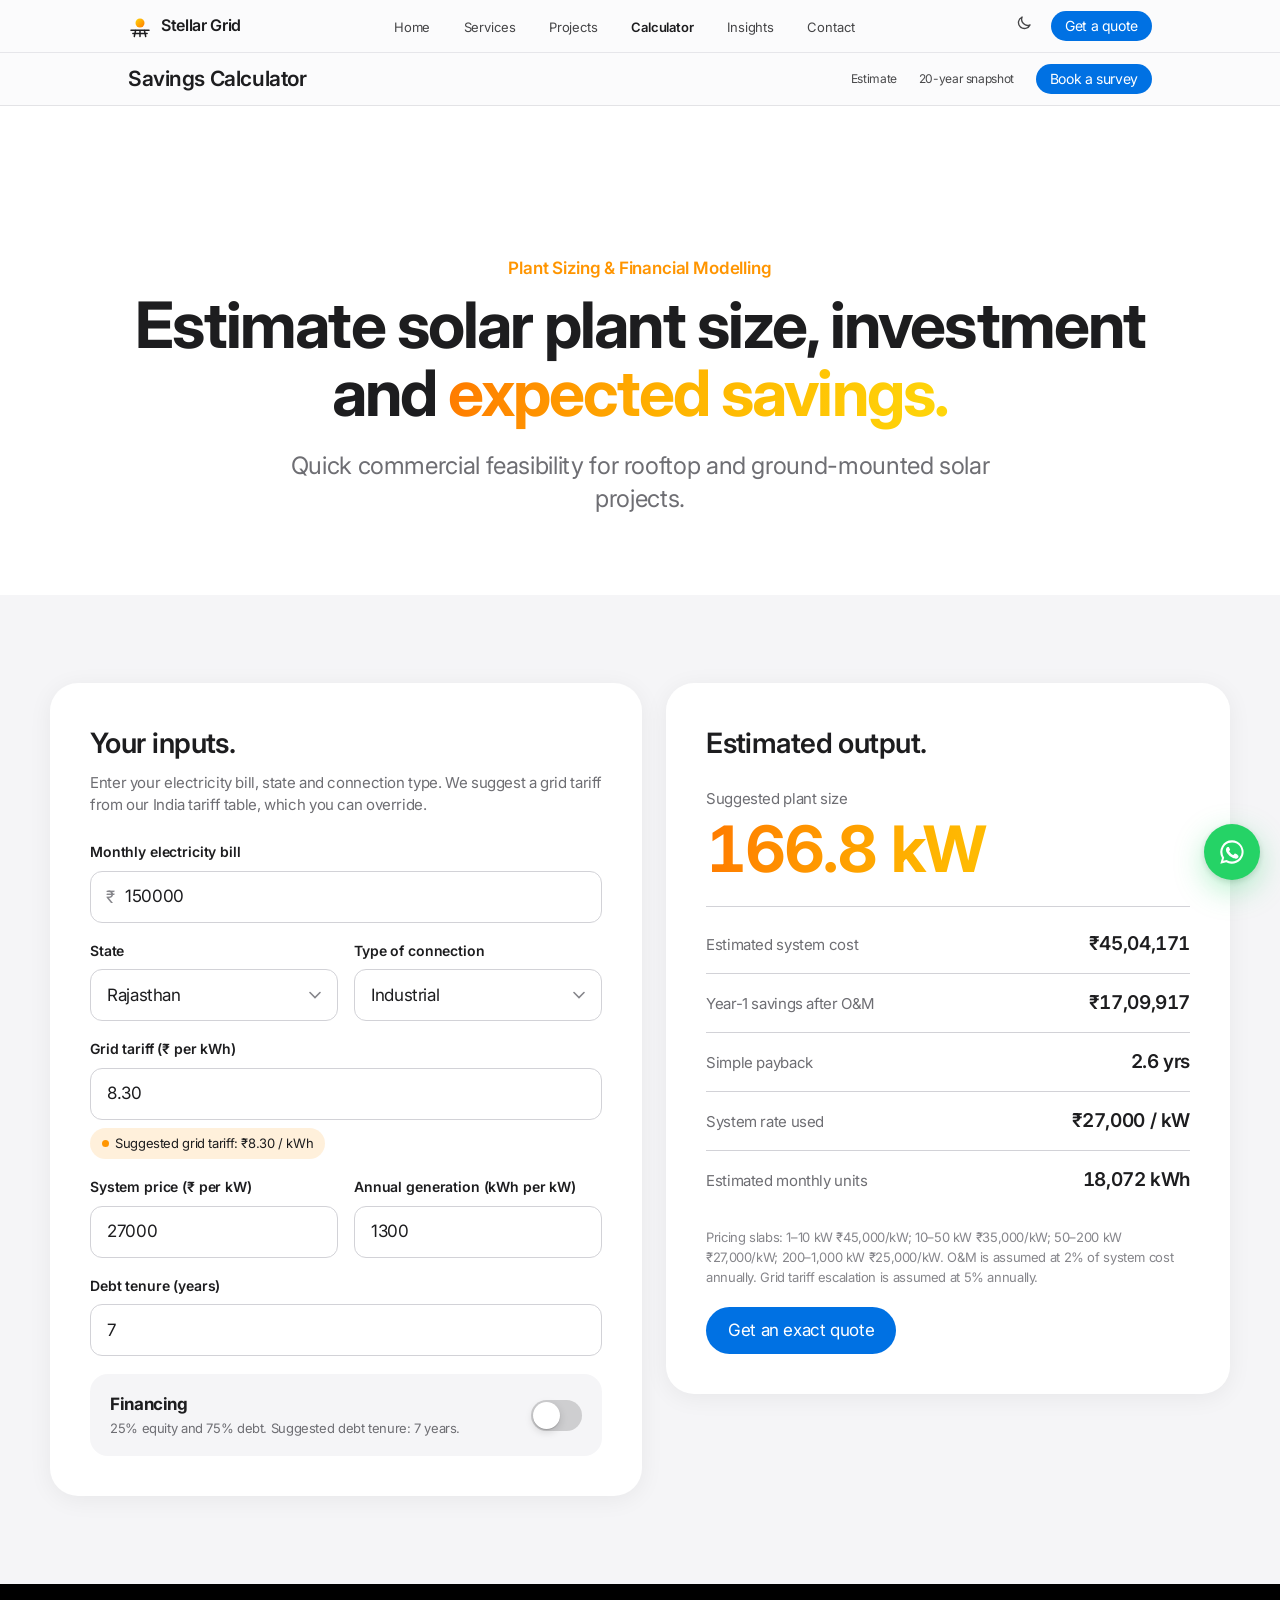
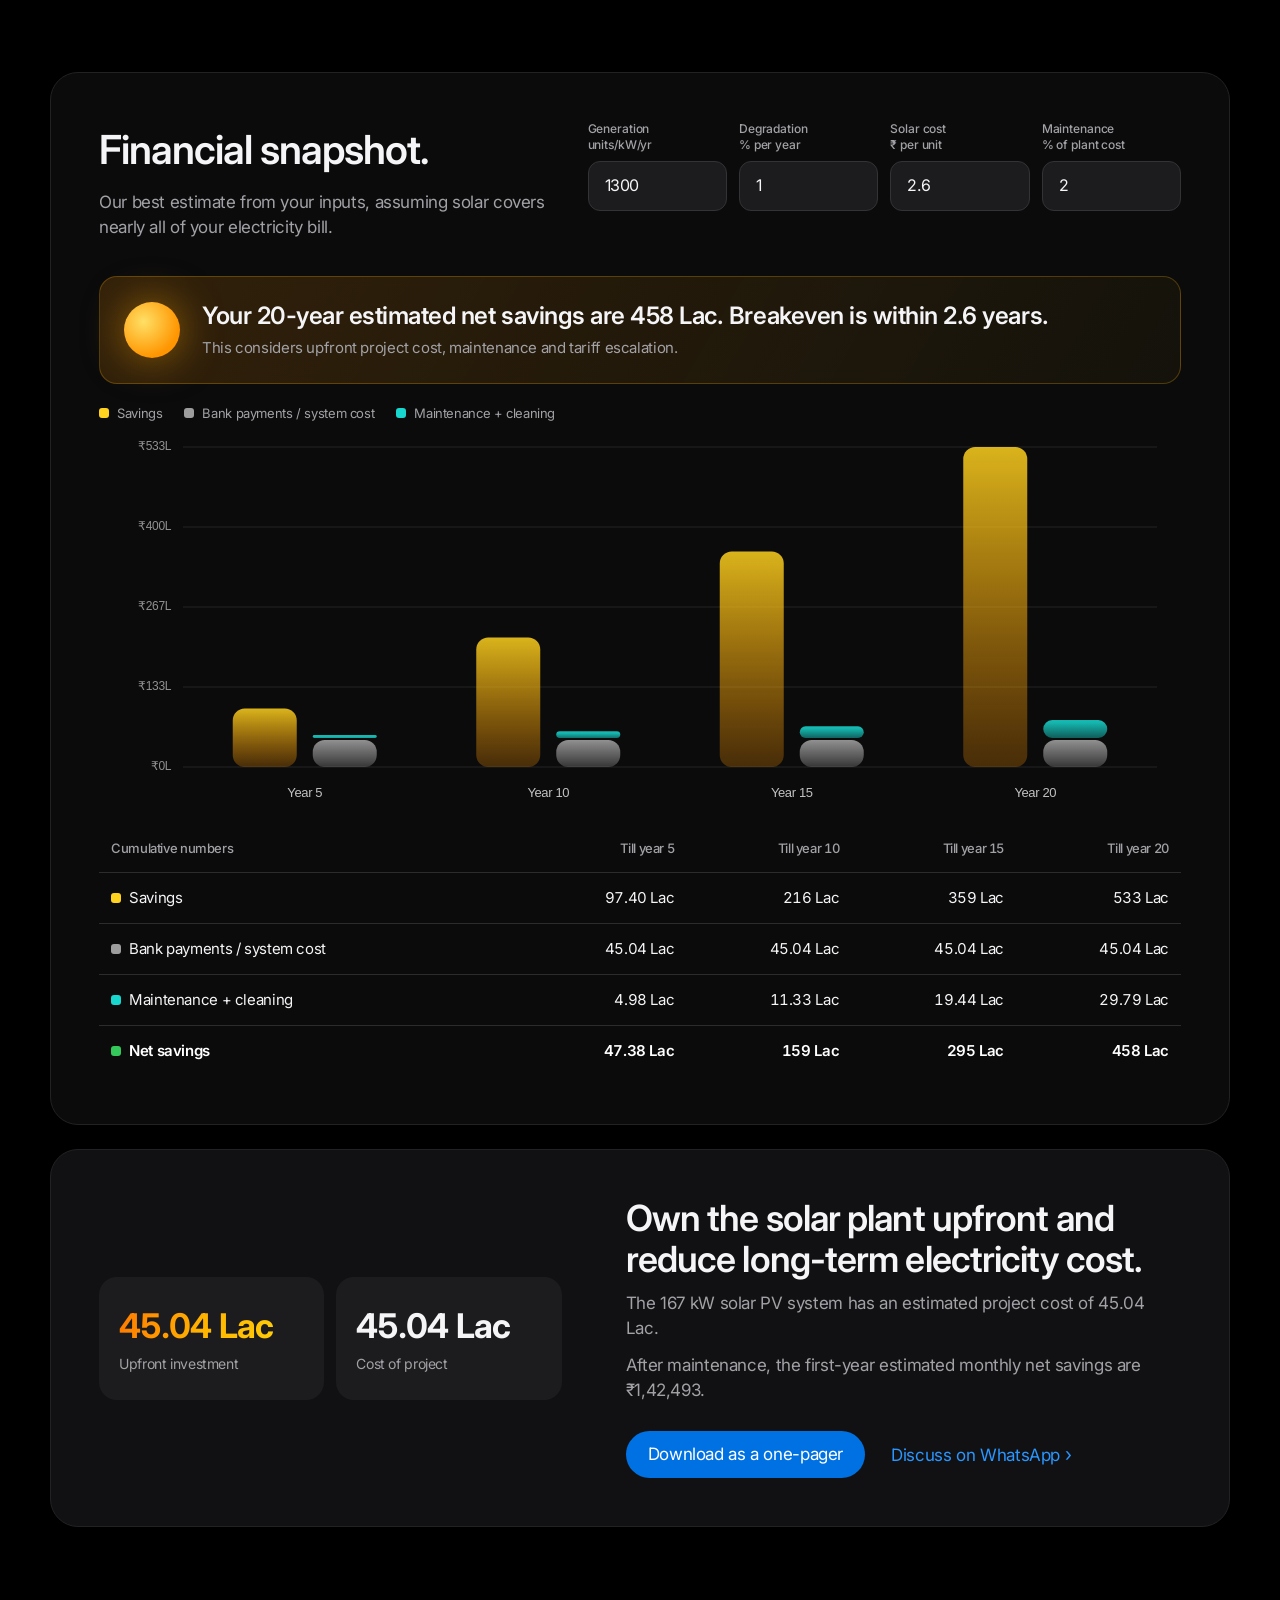
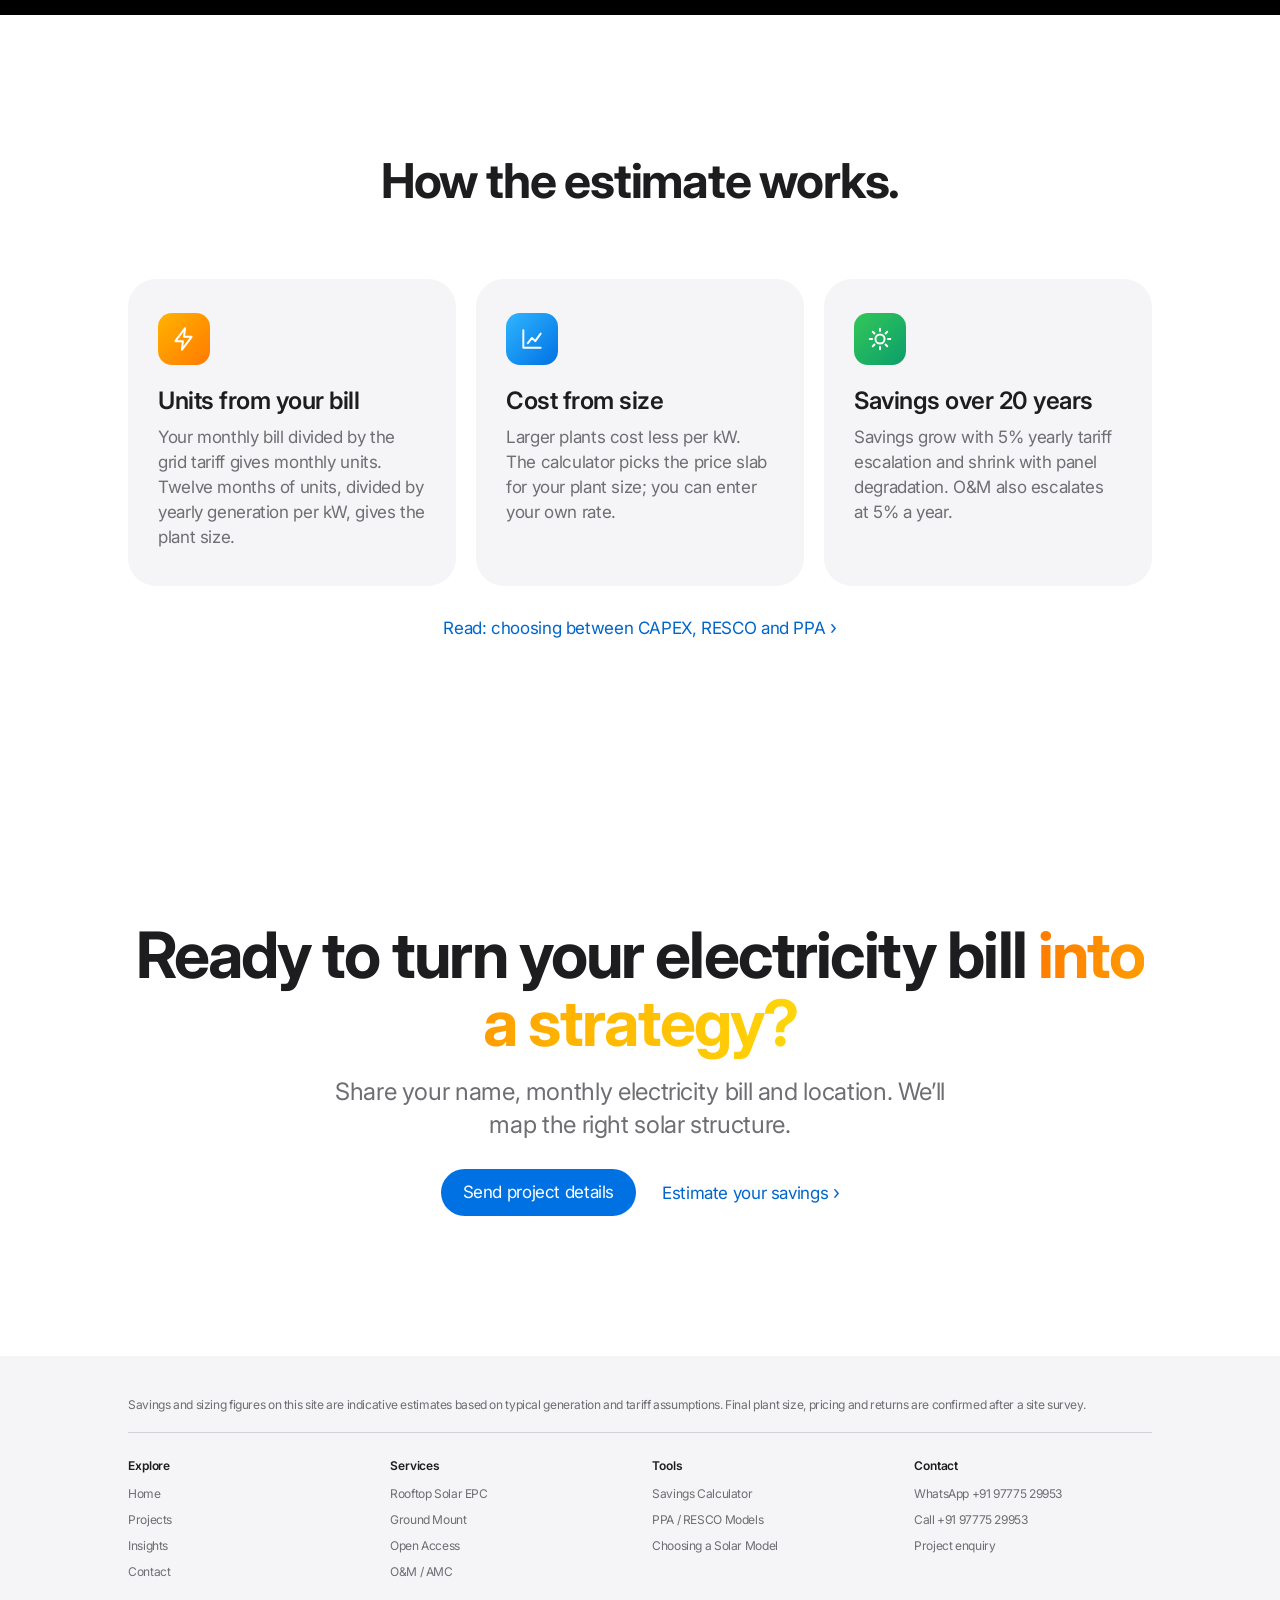
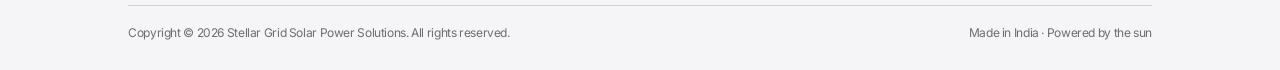
<file: stellargrid/calculator.html>
<!DOCTYPE html>
<html lang="en-IN" class="no-js">
<head>
<meta charset="utf-8">
<meta name="viewport" content="width=device-width, initial-scale=1, viewport-fit=cover">
<title>Solar Savings Calculator India: Plant Size, Cost, Payback & EMI | Stellar Grid</title>
<meta name="description" content="Free solar calculator for India. Enter your electricity bill, state and connection type to estimate plant size, project cost, payback, EMI and 20-year net savings.">
<link rel="canonical" href="https://stellargrid.in/calculator.html">
<meta name="theme-color" content="#ffffff" media="(prefers-color-scheme: light)">
<meta name="theme-color" content="#000000" media="(prefers-color-scheme: dark)">
<meta property="og:type" content="website">
<meta property="og:site_name" content="Stellar Grid">
<meta property="og:title" content="Solar Savings Calculator India: Plant Size, Cost, Payback & EMI | Stellar Grid">
<meta property="og:description" content="Free solar calculator for India. Enter your electricity bill, state and connection type to estimate plant size, project cost, payback, EMI and 20-year net savings.">
<meta property="og:url" content="https://stellargrid.in/calculator.html">
<meta property="og:image" content="https://images.unsplash.com/photo-1497435334941-8c899ee9e8e9?auto=format&fit=crop&w=1200&q=85">
<meta property="og:locale" content="en_IN">
<meta name="twitter:card" content="summary_large_image">
<link rel="icon" href="assets/img/logo.svg" type="image/svg+xml">
<link rel="preconnect" href="https://images.unsplash.com" crossorigin>
<link rel="preconnect" href="https://fonts.googleapis.com">
<link rel="preconnect" href="https://fonts.gstatic.com" crossorigin>
<link rel="stylesheet" href="https://fonts.googleapis.com/css2?family=Inter:wght@400;500;600;700&display=swap">
<script>try{var t=localStorage.getItem("theme");if(t)document.documentElement.dataset.theme=t}catch(e){}</script>
<link rel="stylesheet" href="assets/css/style.css">
<script type="application/ld+json">{"@context": "https://schema.org", "@type": "LocalBusiness", "@id": "https://stellargrid.in/#business", "name": "Stellar Grid Solar Power Solutions", "alternateName": "Stellar Grid", "url": "https://stellargrid.in/", "logo": "https://stellargrid.in/assets/img/logo.svg", "image": "https://images.unsplash.com/photo-1509391366360-2e959784a276?auto=format&fit=crop&w=1200&q=85", "telephone": "+91-97775-29953", "description": "Solar EPC company for rooftop, ground-mount, open access, RESCO/PPA and O&M projects across India.", "areaServed": {"@type": "Country", "name": "India"}, "knowsAbout": ["Rooftop solar EPC", "Ground-mount solar", "Open access solar", "RESCO", "PPA", "Solar O&M"]}</script>
<script type="application/ld+json">{"@context": "https://schema.org", "@type": "WebApplication", "name": "Stellar Grid Solar Savings Calculator", "applicationCategory": "FinanceApplication", "operatingSystem": "Any", "url": "https://stellargrid.in/calculator.html", "offers": {"@type": "Offer", "price": "0", "priceCurrency": "INR"}, "description": "Estimate solar plant size, project cost, payback, EMI and 20-year net savings for rooftop and ground-mount solar in India."}</script>
</head>
<body>
<a class="skip-link" href="#main">Skip to content</a>
<header class="gnav">
  <nav class="gnav-inner" aria-label="Primary">
    <a class="brand" href="index.html" aria-label="Stellar Grid home"><svg viewBox="0 0 32 32" aria-hidden="true"><defs><linearGradient id="lg" x1="0" y1="0" x2="1" y2="1"><stop offset="0" stop-color="#ffd60a"/><stop offset="1" stop-color="#ff7a00"/></linearGradient></defs><circle cx="16" cy="12" r="6" fill="url(#lg)"/><path d="M4 21.5h24M6.5 26h19M16 21.5V30M10.2 21.5 8.4 30M21.8 21.5l1.8 8.5" stroke="currentColor" stroke-width="2" stroke-linecap="round" fill="none"/></svg><span>Stellar Grid</span></a>
    <ul class="gnav-links" id="primaryNav"><li><a href="index.html">Home</a></li><li><a href="services.html">Services</a></li><li><a href="projects.html">Projects</a></li><li><a href="calculator.html" aria-current="page">Calculator</a></li><li><a href="blog/index.html">Insights</a></li><li><a href="contact.html">Contact</a></li></ul>
    <div class="gnav-actions">
      <button class="icon-btn" type="button" data-theme-toggle aria-label="Toggle dark mode"><span class="theme-icon-sun"><svg viewBox="0 0 24 24" fill="none" stroke="currentColor" stroke-width="1.8" stroke-linecap="round" stroke-linejoin="round"><path d="M20 14.5A8 8 0 0 1 9.5 4a8 8 0 1 0 10.5 10.5z"/></svg></span><span class="theme-icon-moon"><svg viewBox="0 0 24 24" fill="none" stroke="currentColor" stroke-width="1.8" stroke-linecap="round"><circle cx="12" cy="12" r="4.2"/><path d="M12 2.5v2.2M12 19.3v2.2M2.5 12h2.2M19.3 12h2.2M5.3 5.3l1.6 1.6M17.1 17.1l1.6 1.6M5.3 18.7l1.6-1.6M17.1 6.9l1.6-1.6"/></svg></span></button>
      <a class="btn btn-sm gnav-cta" href="contact.html">Get a quote</a>
      <button class="icon-btn menu-btn" type="button" aria-label="Open menu" aria-expanded="false" aria-controls="primaryNav"><svg viewBox="0 0 24 24" fill="none" stroke="currentColor" stroke-width="1.8" stroke-linecap="round"><path d="M4 8h16M4 16h16"/></svg></button>
    </div>
  </nav>
</header>
<div class="subnav"><div class="subnav-inner"><span class="subnav-title">Savings Calculator</span><div class="subnav-links"><a href="#estimate">Estimate</a><a href="#snapshot">20-year snapshot</a><a class="btn btn-sm" href="contact.html">Book a survey</a></div></div></div>
<main id="main">
<section class="page-hero">
  <div class="wrap reveal">
    <p class="eyebrow">Plant Sizing &amp; Financial Modelling</p>
    <h1 class="headline-lg">Estimate solar plant size, investment and <span class="grad-sun">expected savings.</span></h1>
    <p class="lede">Quick commercial feasibility for rooftop and ground-mounted solar projects.</p>
  </div>
</section>

<section class="section-tight bg-alt" id="estimate">
  <div class="wrap-wide" style="max-width:1180px">
    <div class="calc-layout">
      <form class="calc-panel" id="advancedSolarCalc" novalidate>
        <h2>Your inputs.</h2>
        <p class="calc-help">Enter your electricity bill, state and connection type. We suggest a grid tariff from our India tariff table, which you can override.</p>

        <div class="field">
          <label for="monthlyBill">Monthly electricity bill</label>
          <div class="input-prefix"><span>₹</span><input id="monthlyBill" type="number" value="150000" min="0" inputmode="numeric"></div>
        </div>

        <div class="field-row">
          <div class="field"><label for="state">State</label><select id="state"><option>Andhra Pradesh</option><option>Delhi</option><option>Gujarat</option><option>Haryana</option><option>Karnataka</option><option>Madhya Pradesh</option><option>Maharashtra</option><option>Punjab</option><option selected>Rajasthan</option><option>Tamil Nadu</option><option>Telangana</option><option>Uttar Pradesh</option><option>West Bengal</option><option>Other</option></select></div>
          <div class="field"><label for="connectionType">Type of connection</label>
            <select id="connectionType"><option>Domestic</option><option>Commercial</option><option selected>Industrial</option></select></div>
        </div>

        <div class="field">
          <label for="gridTariffAdvanced">Grid tariff (₹ per kWh)</label>
          <input id="gridTariffAdvanced" type="number" step="0.01" inputmode="decimal">
          <span><span class="chip" id="suggestedTariffChip">Suggested grid tariff: ₹8.30 / kWh</span></span>
        </div>

        <div class="field-row">
          <div class="field"><label for="systemRate">System price (₹ per kW)</label><input id="systemRate" type="number" step="100" inputmode="numeric"></div>
          <div class="field"><label for="annualGenerationAdvanced">Annual generation (kWh per kW)</label><input id="annualGenerationAdvanced" type="number" value="1300" inputmode="numeric"></div>
        </div>

        <div class="field">
          <label for="debtTenure">Debt tenure (years)</label>
          <input id="debtTenure" type="number" value="7" min="1" max="20" inputmode="numeric">
        </div>

        <div class="toggle-row">
          <div><strong>Financing</strong><p>25% equity and 75% debt. Suggested debt tenure: 7 years.</p></div>
          <label class="switch"><input id="financeToggle" type="checkbox" aria-label="Use financing"><span class="slider"></span></label>
        </div>
      </form>

      <div class="calc-panel calc-results" aria-live="polite">
        <h2>Estimated output.</h2>
        <div class="out-hero"><span>Suggested plant size</span><b id="calcPlantSize">0 kW</b></div>
        <ul class="out-list">
          <li><span>Estimated system cost</span><b id="calcSystemCost">₹0</b></li>
          <li><span>Year-1 savings after O&amp;M</span><b id="calcAnnualSavings">₹0</b></li>
          <li><span>Simple payback</span><b id="calcPayback">0 yrs</b></li>
          <li><span>System rate used</span><b id="calcRateUsed">₹0 / kW</b></li>
          <li><span>Estimated monthly units</span><b id="calcMonthlyUnits">0 kWh</b></li>
        </ul>
        <div class="finance-results" id="financeResults">
          <ul class="out-list">
            <li><span>Equity (25%)</span><b id="equityAmount">₹0</b></li>
            <li><span>Debt (75%)</span><b id="debtAmount">₹0</b></li>
            <li><span>Estimated monthly EMI</span><b id="emiAmount">₹0</b></li>
          </ul>
          <small id="loanInfo">75% debt assumed at 10.5% p.a. for 7 years.</small>
        </div>
        <p class="assumptions">Pricing slabs: 1–10 kW ₹45,000/kW; 10–50 kW ₹35,000/kW; 50–200 kW ₹27,000/kW; 200–1,000 kW ₹25,000/kW. O&amp;M is assumed at 2% of system cost annually. Grid tariff escalation is assumed at 5% annually.</p>
        <div class="cta-row left" style="margin-top:20px"><a class="btn" href="contact.html">Get an exact quote</a></div>
      </div>
    </div>
  </div>
</section>

<section class="section-tight theme-dark" id="snapshot">
  <div class="wrap-wide" style="max-width:1180px">
    <div class="snapshot reveal">
      <div class="snapshot-top">
        <div>
          <h2>Financial snapshot.</h2>
          <p>Our best estimate from your inputs, assuming solar covers nearly all of your electricity bill.</p>
        </div>
        <div class="snap-inputs">
          <div class="field"><label for="snapshotGeneration">Generation<br>units/kW/yr</label><input id="snapshotGeneration" type="number" value="1300" inputmode="numeric"></div>
          <div class="field"><label for="performanceDegradation">Degradation<br>% per year</label><input id="performanceDegradation" type="number" value="1" step="0.1" inputmode="decimal"></div>
          <div class="field"><label for="solarCostUnit">Solar cost<br>₹ per unit</label><input id="solarCostUnit" type="number" value="2.6" step="0.1" inputmode="decimal"></div>
          <div class="field"><label for="maintenancePercent">Maintenance<br>% of plant cost</label><input id="maintenancePercent" type="number" value="2" step="0.1" inputmode="decimal"></div>
        </div>
      </div>

      <div class="snap-summary">
        <div class="sun" aria-hidden="true"></div>
        <div><h3 id="snapshotHeadline">Your solar project can recover its cost within the payback period.</h3><p id="snapshotSubtext">This considers the financing and O&amp;M assumptions selected above.</p></div>
      </div>

      <div class="chart-legend" aria-hidden="true"><span><i class="pill-savings"></i>Savings</span><span><i class="pill-emi"></i>Bank payments / system cost</span><span><i class="pill-maint"></i>Maintenance + cleaning</span></div>
      <canvas class="financial-bar-chart" id="savingsChart" role="img" aria-label="Bar chart of cumulative savings versus costs at years 5, 10, 15 and 20. The same figures are in the table below."></canvas>

      <div class="table-scroll">
        <table class="cumulative-table">
          <thead><tr><th scope="col">Cumulative numbers</th><th scope="col">Till year 5</th><th scope="col">Till year 10</th><th scope="col">Till year 15</th><th scope="col">Till year 20</th></tr></thead>
          <tbody>
            <tr><td><span class="row-label"><i class="pill-savings"></i>Savings</span></td><td id="cumSavings5">-</td><td id="cumSavings10">-</td><td id="cumSavings15">-</td><td id="cumSavings20">-</td></tr>
            <tr><td><span class="row-label"><i class="pill-emi"></i>Bank payments / system cost</span></td><td id="cumEmi5">-</td><td id="cumEmi10">-</td><td id="cumEmi15">-</td><td id="cumEmi20">-</td></tr>
            <tr><td><span class="row-label"><i class="pill-maint"></i>Maintenance + cleaning</span></td><td id="cumMaint5">-</td><td id="cumMaint10">-</td><td id="cumMaint15">-</td><td id="cumMaint20">-</td></tr>
            <tr><td><span class="row-label"><i class="pill-net"></i>Net savings</span></td><td id="cumNet5">-</td><td id="cumNet10">-</td><td id="cumNet15">-</td><td id="cumNet20">-</td></tr>
          </tbody>
        </table>
      </div>
    </div>

    <div class="explainer theme-dark reveal" style="background:#111113;border:1px solid #222224">
      <div class="explainer-figs">
        <div style="background:#1c1c1e"><b id="explainerEquity">₹0</b><span id="explainerEquityLabel">Down payment</span></div>
        <div style="background:#1c1c1e"><b id="explainerProjectCost">₹0</b><span>Cost of project</span></div>
      </div>
      <div>
        <h2 id="explainerHeadline">Just pay the equity. The rest can come from the bank.</h2>
        <p id="explainerLoanText">The loan tenure and EMI are calculated from your financing inputs.</p>
        <p id="explainerSavingsText">After paying your EMI and maintenance, your net savings are shown in the financial snapshot above.</p>
        <div class="cta-row left"><button class="btn" id="downloadOnePager" type="button">Download as a one-pager</button><a class="link-more" href="https://wa.me/919777529953?text=Hi%20Stellar%20Grid%2C%20I%20used%20your%20solar%20calculator%20and%20want%20a%20detailed%20proposal" target="_blank" rel="noopener">Discuss on WhatsApp</a></div>
      </div>
    </div>
  </div>
</section>

<section class="section">
  <div class="wrap">
    <div class="section-head reveal"><h2 class="headline-md">How the estimate works.</h2></div>
    <div class="cards">
      <article class="card reveal"><div class="card-icon "><svg viewBox="0 0 24 24" fill="none" stroke="currentColor" stroke-width="1.8" stroke-linejoin="round" stroke-linecap="round"><path d="M13 2 4 14h7l-1 8 9-12h-7z"/></svg></div><h3>Units from your bill</h3><p>Your monthly bill divided by the grid tariff gives monthly units. Twelve months of units, divided by yearly generation per kW, gives the plant size.</p></article>
      <article class="card reveal reveal-d1"><div class="card-icon blue"><svg viewBox="0 0 24 24" fill="none" stroke="currentColor" stroke-width="1.8" stroke-linejoin="round" stroke-linecap="round"><path d="M4 20V4M4 20h16"/><path d="M8 16l4-5 3 3 5-7"/></svg></div><h3>Cost from size</h3><p>Larger plants cost less per kW. The calculator picks the price slab for your plant size; you can enter your own rate.</p></article>
      <article class="card reveal reveal-d2"><div class="card-icon green"><svg viewBox="0 0 24 24" fill="none" stroke="currentColor" stroke-width="1.8" stroke-linecap="round"><circle cx="12" cy="12" r="4.2"/><path d="M12 2.5v2.2M12 19.3v2.2M2.5 12h2.2M19.3 12h2.2M5.3 5.3l1.6 1.6M17.1 17.1l1.6 1.6M5.3 18.7l1.6-1.6M17.1 6.9l1.6-1.6"/></svg></div><h3>Savings over 20 years</h3><p>Savings grow with 5% yearly tariff escalation and shrink with panel degradation. O&amp;M also escalates at 5% a year.</p></article>
    </div>
    <div class="cta-row reveal"><a class="link-more" href="blog/capex-vs-resco-vs-ppa.html">Read: choosing between CAPEX, RESCO and PPA</a></div>
  </div>
</section>

<section class="section cta-band">
  <div class="wrap reveal">
    <h2 class="headline-lg">Ready to turn your electricity bill <span class="grad-sun">into a strategy?</span></h2>
    <p class="lede">Share your name, monthly electricity bill and location. We’ll map the right solar structure.</p>
    <div class="cta-row"><a class="btn" href="contact.html">Send project details</a><a class="link-more" href="calculator.html">Estimate your savings</a></div>
  </div>
</section>

</main>
<a class="wa-fab" href="https://wa.me/919777529953?text=Hi%20Stellar%20Grid%2C%20I%20want%20a%20solar%20EPC%20proposal" target="_blank" rel="noopener" aria-label="Chat with Stellar Grid on WhatsApp"><svg viewBox="0 0 24 24" fill="currentColor"><path d="M12 2a10 10 0 0 0-8.6 15.1L2 22l5-1.3A10 10 0 1 0 12 2zm0 18.2a8.2 8.2 0 0 1-4.2-1.2l-.3-.2-3 .8.8-2.9-.2-.3A8.2 8.2 0 1 1 12 20.2zm4.5-6.1c-.2-.1-1.5-.7-1.7-.8-.2-.1-.4-.1-.6.1l-.8 1c-.1.2-.3.2-.5.1a6.7 6.7 0 0 1-3.3-2.9c-.2-.4.2-.4.7-1.3.1-.2 0-.3 0-.4l-.8-1.8c-.2-.5-.4-.4-.6-.4h-.5a1 1 0 0 0-.7.3 3 3 0 0 0-.9 2.2 5.2 5.2 0 0 0 1.1 2.8 11.9 11.9 0 0 0 4.6 4c1.7.7 2.3.8 3.2.7.5-.1 1.5-.6 1.7-1.2.2-.6.2-1.1.2-1.2-.1-.1-.3-.2-.5-.3z"/></svg></a>
<footer class="footer">
  <div class="footer-inner">
    <p class="footer-note">Savings and sizing figures on this site are indicative estimates based on typical generation and tariff assumptions. Final plant size, pricing and returns are confirmed after a site survey.</p>
    <div class="footer-cols">
      <div><h4>Explore</h4><ul><li><a href="index.html">Home</a></li><li><a href="projects.html">Projects</a></li><li><a href="blog/index.html">Insights</a></li><li><a href="contact.html">Contact</a></li></ul></div>
      <div><h4>Services</h4><ul><li><a href="services.html#rooftop">Rooftop Solar EPC</a></li><li><a href="services.html#ground-mount">Ground Mount</a></li><li><a href="services.html#open-access">Open Access</a></li><li><a href="services.html#om">O&amp;M / AMC</a></li></ul></div>
      <div><h4>Tools</h4><ul><li><a href="calculator.html">Savings Calculator</a></li><li><a href="services.html#finance">PPA / RESCO Models</a></li><li><a href="blog/capex-vs-resco-vs-ppa.html">Choosing a Solar Model</a></li></ul></div>
      <div><h4>Contact</h4><ul><li><a href="https://wa.me/919777529953" target="_blank" rel="noopener">WhatsApp +91 97775 29953</a></li><li><a href="tel:+919777529953">Call +91 97775 29953</a></li><li><a href="contact.html">Project enquiry</a></li></ul></div>
    </div>
    <div class="footer-bottom"><span>Copyright © <span data-year>2026</span> Stellar Grid Solar Power Solutions. All rights reserved.</span><span>Made in India · Powered by the sun</span></div>
  </div>
</footer>
<script src="assets/js/site.js" defer></script>
<script src="assets/js/calculator.js" defer></script>
</body>
</html>
</file>
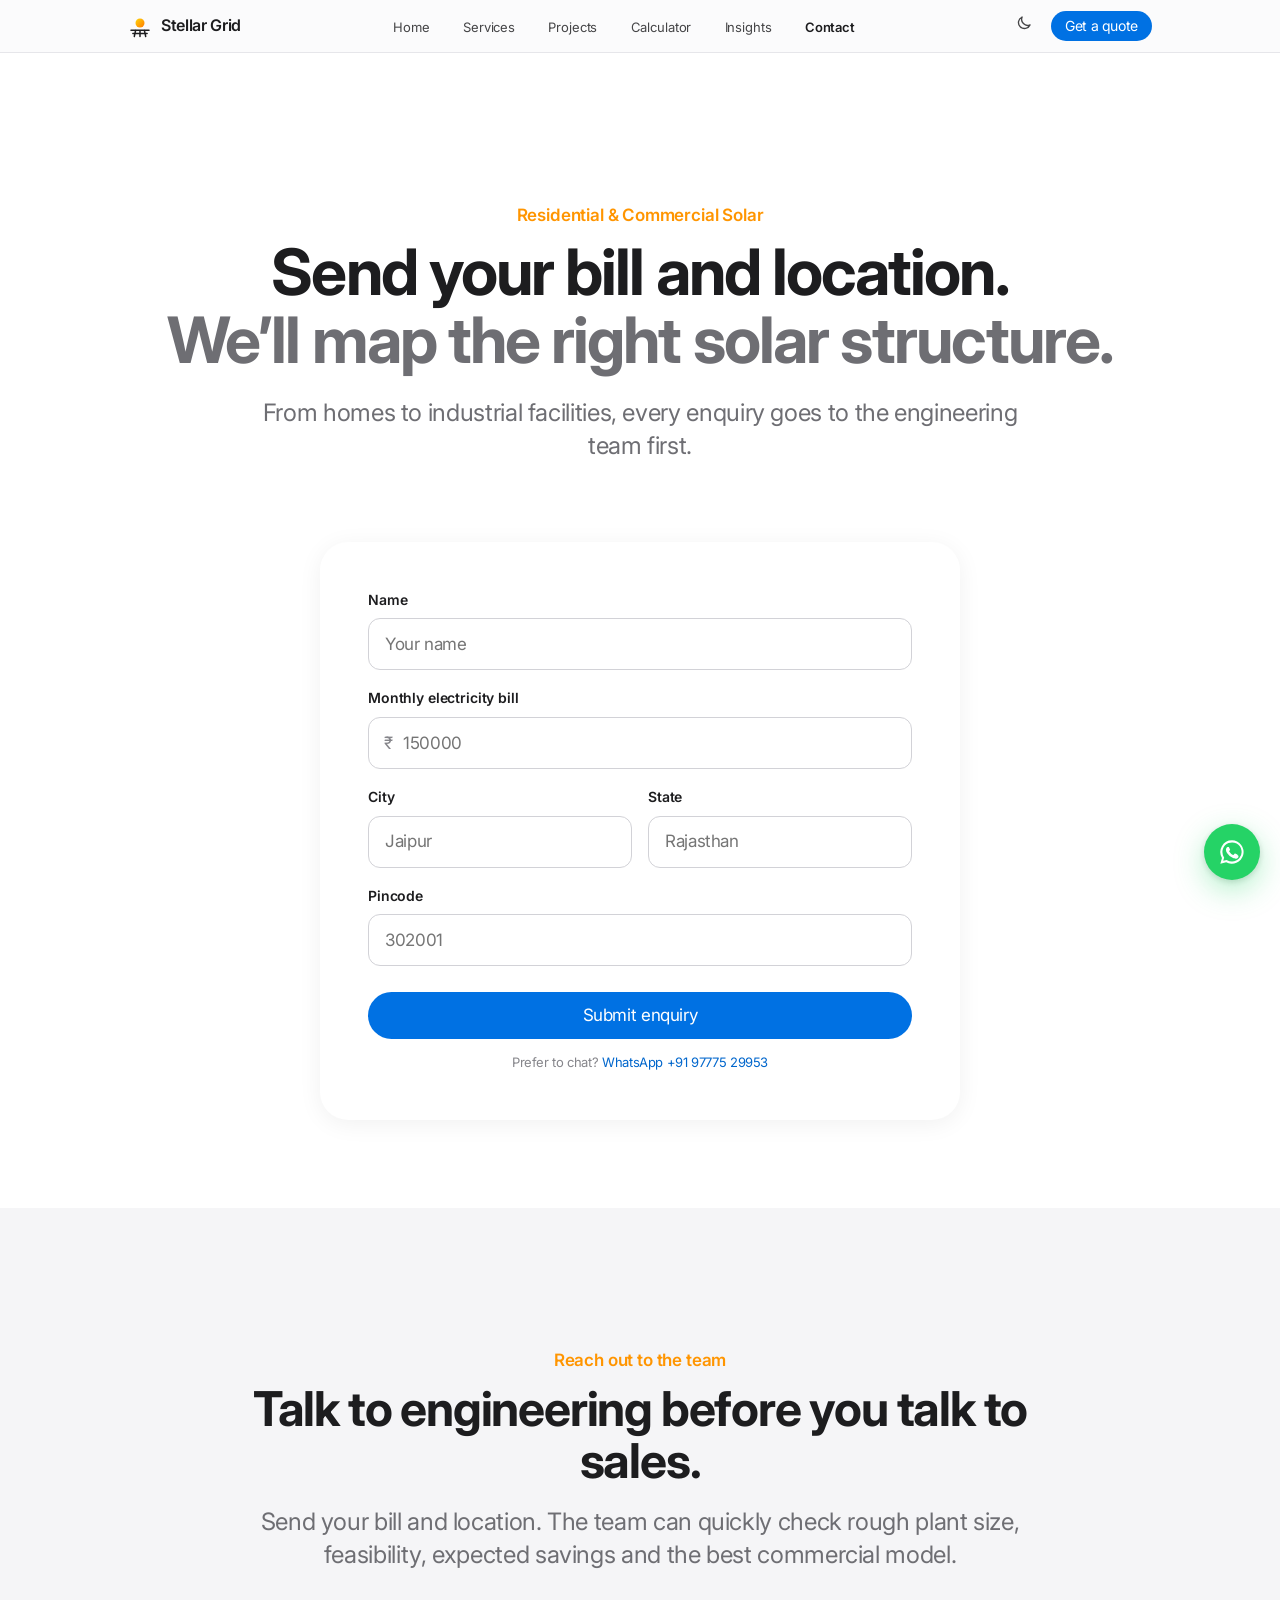
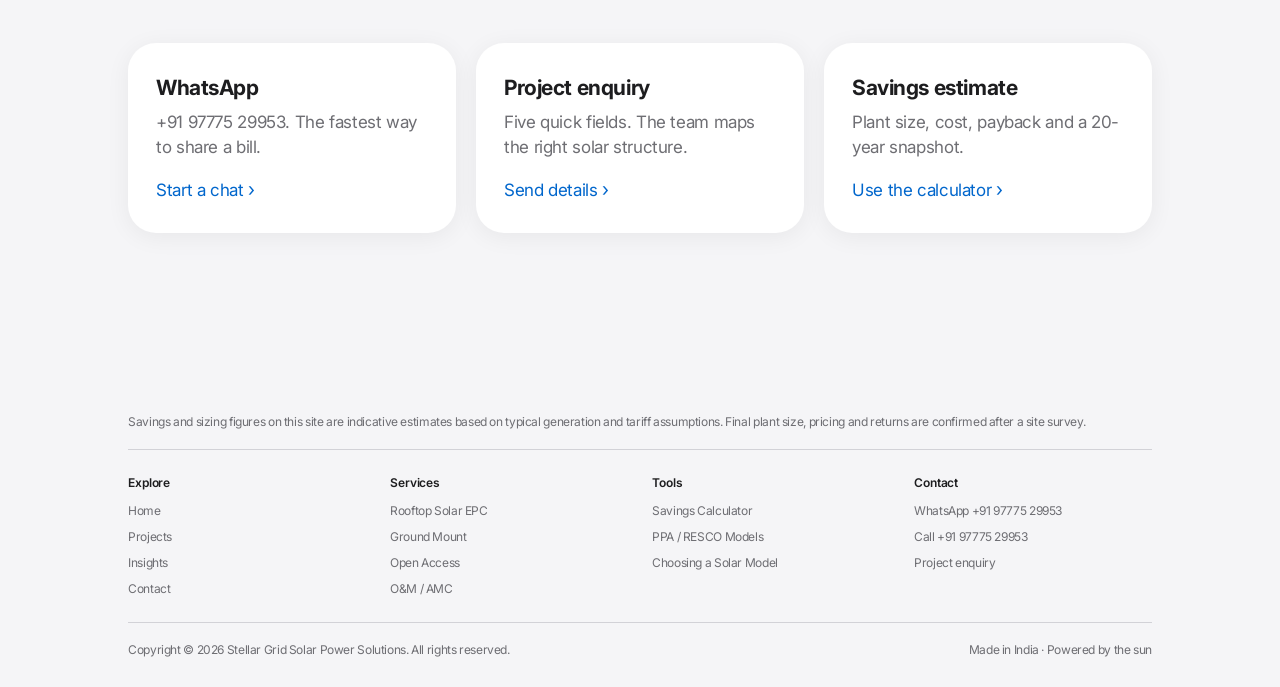
<file: stellargrid/contact.html>
<!DOCTYPE html>
<html lang="en-IN" class="no-js">
<head>
<meta charset="utf-8">
<meta name="viewport" content="width=device-width, initial-scale=1, viewport-fit=cover">
<title>Contact Stellar Grid | Get a Solar EPC Proposal</title>
<meta name="description" content="Send your monthly electricity bill and location to Stellar Grid. Our engineering team will map the right solar structure for your home, campus or industrial facility.">
<link rel="canonical" href="https://stellargrid.in/contact.html">
<meta name="theme-color" content="#ffffff" media="(prefers-color-scheme: light)">
<meta name="theme-color" content="#000000" media="(prefers-color-scheme: dark)">
<meta property="og:type" content="website">
<meta property="og:site_name" content="Stellar Grid">
<meta property="og:title" content="Contact Stellar Grid | Get a Solar EPC Proposal">
<meta property="og:description" content="Send your monthly electricity bill and location to Stellar Grid. Our engineering team will map the right solar structure for your home, campus or industrial facility.">
<meta property="og:url" content="https://stellargrid.in/contact.html">
<meta property="og:image" content="https://images.unsplash.com/photo-1466611653911-95081537e5b7?auto=format&fit=crop&w=1200&q=85">
<meta property="og:locale" content="en_IN">
<meta name="twitter:card" content="summary_large_image">
<link rel="icon" href="assets/img/logo.svg" type="image/svg+xml">
<link rel="preconnect" href="https://images.unsplash.com" crossorigin>
<link rel="preconnect" href="https://fonts.googleapis.com">
<link rel="preconnect" href="https://fonts.gstatic.com" crossorigin>
<link rel="stylesheet" href="https://fonts.googleapis.com/css2?family=Inter:wght@400;500;600;700&display=swap">
<script>try{var t=localStorage.getItem("theme");if(t)document.documentElement.dataset.theme=t}catch(e){}</script>
<link rel="stylesheet" href="assets/css/style.css">
<script type="application/ld+json">{"@context": "https://schema.org", "@type": "LocalBusiness", "@id": "https://stellargrid.in/#business", "name": "Stellar Grid Solar Power Solutions", "alternateName": "Stellar Grid", "url": "https://stellargrid.in/", "logo": "https://stellargrid.in/assets/img/logo.svg", "image": "https://images.unsplash.com/photo-1509391366360-2e959784a276?auto=format&fit=crop&w=1200&q=85", "telephone": "+91-97775-29953", "description": "Solar EPC company for rooftop, ground-mount, open access, RESCO/PPA and O&M projects across India.", "areaServed": {"@type": "Country", "name": "India"}, "knowsAbout": ["Rooftop solar EPC", "Ground-mount solar", "Open access solar", "RESCO", "PPA", "Solar O&M"]}</script>
</head>
<body>
<a class="skip-link" href="#main">Skip to content</a>
<header class="gnav">
  <nav class="gnav-inner" aria-label="Primary">
    <a class="brand" href="index.html" aria-label="Stellar Grid home"><svg viewBox="0 0 32 32" aria-hidden="true"><defs><linearGradient id="lg" x1="0" y1="0" x2="1" y2="1"><stop offset="0" stop-color="#ffd60a"/><stop offset="1" stop-color="#ff7a00"/></linearGradient></defs><circle cx="16" cy="12" r="6" fill="url(#lg)"/><path d="M4 21.5h24M6.5 26h19M16 21.5V30M10.2 21.5 8.4 30M21.8 21.5l1.8 8.5" stroke="currentColor" stroke-width="2" stroke-linecap="round" fill="none"/></svg><span>Stellar Grid</span></a>
    <ul class="gnav-links" id="primaryNav"><li><a href="index.html">Home</a></li><li><a href="services.html">Services</a></li><li><a href="projects.html">Projects</a></li><li><a href="calculator.html">Calculator</a></li><li><a href="blog/index.html">Insights</a></li><li><a href="contact.html" aria-current="page">Contact</a></li></ul>
    <div class="gnav-actions">
      <button class="icon-btn" type="button" data-theme-toggle aria-label="Toggle dark mode"><span class="theme-icon-sun"><svg viewBox="0 0 24 24" fill="none" stroke="currentColor" stroke-width="1.8" stroke-linecap="round" stroke-linejoin="round"><path d="M20 14.5A8 8 0 0 1 9.5 4a8 8 0 1 0 10.5 10.5z"/></svg></span><span class="theme-icon-moon"><svg viewBox="0 0 24 24" fill="none" stroke="currentColor" stroke-width="1.8" stroke-linecap="round"><circle cx="12" cy="12" r="4.2"/><path d="M12 2.5v2.2M12 19.3v2.2M2.5 12h2.2M19.3 12h2.2M5.3 5.3l1.6 1.6M17.1 17.1l1.6 1.6M5.3 18.7l1.6-1.6M17.1 6.9l1.6-1.6"/></svg></span></button>
      <a class="btn btn-sm gnav-cta" href="contact.html">Get a quote</a>
      <button class="icon-btn menu-btn" type="button" aria-label="Open menu" aria-expanded="false" aria-controls="primaryNav"><svg viewBox="0 0 24 24" fill="none" stroke="currentColor" stroke-width="1.8" stroke-linecap="round"><path d="M4 8h16M4 16h16"/></svg></button>
    </div>
  </nav>
</header>
<main id="main">
<section class="page-hero">
  <div class="wrap reveal">
    <p class="eyebrow">Residential &amp; Commercial Solar</p>
    <h1 class="headline-lg">Send your bill and location.<br><span class="muted">We’ll map the right solar structure.</span></h1>
    <p class="lede">From homes to industrial facilities, every enquiry goes to the engineering team first.</p>
  </div>
</section>

<section class="section-tight" style="padding-top:0">
  <div class="wrap">
    <form class="form-card reveal" id="leadForm" name="solar-leads" method="POST">
      <input type="hidden" name="form-name" value="solar-leads">
      <div class="field"><label for="f-name">Name</label><input id="f-name" name="name" required autocomplete="name" placeholder="Your name"></div>
      <div class="field"><label for="f-bill">Monthly electricity bill</label><div class="input-prefix"><span>₹</span><input id="f-bill" name="monthly-electricity-bill" type="number" min="0" required inputmode="numeric" placeholder="150000"></div></div>
      <div class="field-row">
        <div class="field"><label for="f-city">City</label><input id="f-city" name="city" required autocomplete="address-level2" placeholder="Jaipur"></div>
        <div class="field"><label for="f-state">State</label><input id="f-state" name="state" required autocomplete="address-level1" placeholder="Rajasthan"></div>
      </div>
      <div class="field"><label for="f-pin">Pincode</label><input id="f-pin" name="pincode" required inputmode="numeric" pattern="[0-9]{6}" maxlength="6" autocomplete="postal-code" placeholder="302001"></div>
      <button class="btn" type="submit" style="width:100%;margin-top:8px">Submit enquiry</button>
      <div class="form-status" role="status" aria-live="polite"></div>
      <p class="form-note">Prefer to chat? <a href="https://wa.me/919777529953" target="_blank" rel="noopener">WhatsApp +91 97775 29953</a></p>
    </form>
  </div>
</section>

<section class="section bg-alt">
  <div class="wrap">
    <div class="section-head reveal">
      <p class="eyebrow">Reach out to the team</p>
      <h2 class="headline-md">Talk to engineering before you talk to sales.</h2>
      <p class="lede">Send your bill and location. The team can quickly check rough plant size, feasibility, expected savings and the best commercial model.</p>
    </div>
    <div class="channels">
      <a class="channel reveal" href="https://wa.me/919777529953?text=Hi%20Stellar%20Grid%2C%20I%20want%20to%20discuss%20a%20solar%20project" target="_blank" rel="noopener"><b>WhatsApp</b><span>+91 97775 29953. The fastest way to share a bill.</span><span class="link-more">Start a chat</span></a>
      <a class="channel reveal reveal-d1" href="contact.html"><b>Project enquiry</b><span>Five quick fields. The team maps the right solar structure.</span><span class="link-more">Send details</span></a>
      <a class="channel reveal reveal-d2" href="calculator.html"><b>Savings estimate</b><span>Plant size, cost, payback and a 20-year snapshot.</span><span class="link-more">Use the calculator</span></a>
    </div>
  </div>
</section>

</main>
<a class="wa-fab" href="https://wa.me/919777529953?text=Hi%20Stellar%20Grid%2C%20I%20want%20a%20solar%20EPC%20proposal" target="_blank" rel="noopener" aria-label="Chat with Stellar Grid on WhatsApp"><svg viewBox="0 0 24 24" fill="currentColor"><path d="M12 2a10 10 0 0 0-8.6 15.1L2 22l5-1.3A10 10 0 1 0 12 2zm0 18.2a8.2 8.2 0 0 1-4.2-1.2l-.3-.2-3 .8.8-2.9-.2-.3A8.2 8.2 0 1 1 12 20.2zm4.5-6.1c-.2-.1-1.5-.7-1.7-.8-.2-.1-.4-.1-.6.1l-.8 1c-.1.2-.3.2-.5.1a6.7 6.7 0 0 1-3.3-2.9c-.2-.4.2-.4.7-1.3.1-.2 0-.3 0-.4l-.8-1.8c-.2-.5-.4-.4-.6-.4h-.5a1 1 0 0 0-.7.3 3 3 0 0 0-.9 2.2 5.2 5.2 0 0 0 1.1 2.8 11.9 11.9 0 0 0 4.6 4c1.7.7 2.3.8 3.2.7.5-.1 1.5-.6 1.7-1.2.2-.6.2-1.1.2-1.2-.1-.1-.3-.2-.5-.3z"/></svg></a>
<footer class="footer">
  <div class="footer-inner">
    <p class="footer-note">Savings and sizing figures on this site are indicative estimates based on typical generation and tariff assumptions. Final plant size, pricing and returns are confirmed after a site survey.</p>
    <div class="footer-cols">
      <div><h4>Explore</h4><ul><li><a href="index.html">Home</a></li><li><a href="projects.html">Projects</a></li><li><a href="blog/index.html">Insights</a></li><li><a href="contact.html">Contact</a></li></ul></div>
      <div><h4>Services</h4><ul><li><a href="services.html#rooftop">Rooftop Solar EPC</a></li><li><a href="services.html#ground-mount">Ground Mount</a></li><li><a href="services.html#open-access">Open Access</a></li><li><a href="services.html#om">O&amp;M / AMC</a></li></ul></div>
      <div><h4>Tools</h4><ul><li><a href="calculator.html">Savings Calculator</a></li><li><a href="services.html#finance">PPA / RESCO Models</a></li><li><a href="blog/capex-vs-resco-vs-ppa.html">Choosing a Solar Model</a></li></ul></div>
      <div><h4>Contact</h4><ul><li><a href="https://wa.me/919777529953" target="_blank" rel="noopener">WhatsApp +91 97775 29953</a></li><li><a href="tel:+919777529953">Call +91 97775 29953</a></li><li><a href="contact.html">Project enquiry</a></li></ul></div>
    </div>
    <div class="footer-bottom"><span>Copyright © <span data-year>2026</span> Stellar Grid Solar Power Solutions. All rights reserved.</span><span>Made in India · Powered by the sun</span></div>
  </div>
</footer>
<script src="assets/js/site.js" defer></script>
</body>
</html>
</file>
<file: stellargrid/assets/css/style.css>
/* ==========================================================================
   Stellar Grid — Apple-style design system
   Tokens first, then layout, then components. No build step required.
   ========================================================================== */

:root {
  --bg: #ffffff;
  --bg-alt: #f5f5f7;
  --bg-elev: #ffffff;
  --text: #1d1d1f;
  --text-2: #6e6e73;
  --text-3: #86868b;
  --line: #d2d2d7;
  --link: #0066cc;
  --btn: #0071e3;
  --btn-hover: #0077ed;
  --btn-text: #ffffff;
  --nav-bg: rgba(250, 250, 252, 0.8);
  --nav-text: #1d1d1f;
  --card-shadow: 0 4px 24px rgba(0, 0, 0, 0.06);
  --sun-1: #ff9500;
  --sun-2: #ffcc00;
  --sun-grad: linear-gradient(100deg, #ff7a00 0%, #ffb300 45%, #ffd60a 100%);
  --sky-grad: linear-gradient(100deg, #0071e3 0%, #2fb6ff 100%);
  --radius-lg: 28px;
  --radius-md: 18px;
  --radius-sm: 12px;
  --max: 1024px;
  --max-wide: 1440px;
  --font: -apple-system, BlinkMacSystemFont, "SF Pro Display", "SF Pro Text", "Inter", "Segoe UI", Roboto, "Helvetica Neue", Arial, sans-serif;
  color-scheme: light;
}

/* Dark theme: follows the system unless the visitor picked light with the toggle. */
@media (prefers-color-scheme: dark) {
  :root:not([data-theme="light"]) {
    --bg: #000000;
    --bg-alt: #101012;
    --bg-elev: #1c1c1e;
    --text: #f5f5f7;
    --text-2: #a1a1a6;
    --text-3: #86868b;
    --line: #424245;
    --link: #2997ff;
    --nav-bg: rgba(22, 22, 23, 0.8);
    --nav-text: #f5f5f7;
    --card-shadow: none;
    color-scheme: dark;
  }
}
:root[data-theme="dark"] {
  --bg: #000000;
  --bg-alt: #101012;
  --bg-elev: #1c1c1e;
  --text: #f5f5f7;
  --text-2: #a1a1a6;
  --text-3: #86868b;
  --line: #424245;
  --link: #2997ff;
  --nav-bg: rgba(22, 22, 23, 0.8);
  --nav-text: #f5f5f7;
  --card-shadow: none;
  color-scheme: dark;
}

/* ---------- Base ---------- */
*, *::before, *::after { box-sizing: border-box; }
html { -webkit-text-size-adjust: 100%; scroll-behavior: smooth; }
body {
  margin: 0;
  background: var(--bg);
  color: var(--text);
  font-family: var(--font);
  font-size: 17px;
  line-height: 1.47;
  letter-spacing: -0.022em;
  -webkit-font-smoothing: antialiased;
  -moz-osx-font-smoothing: grayscale;
  overflow-x: hidden;
}
img, video, canvas { display: block; max-width: 100%; }
a { color: var(--link); text-decoration: none; }
a:hover { text-decoration: underline; }
button, input, select { font: inherit; color: inherit; letter-spacing: inherit; }
h1, h2, h3, h4 { margin: 0; font-weight: 600; letter-spacing: -0.015em; }
p { margin: 0; }
:focus-visible { outline: 2px solid var(--btn); outline-offset: 3px; border-radius: 6px; }
.skip-link {
  position: absolute; left: 12px; top: -60px; z-index: 200;
  background: var(--btn); color: #fff; padding: 10px 16px; border-radius: 10px;
}
.skip-link:focus { top: 12px; }
.sr-only { position: absolute; width: 1px; height: 1px; overflow: hidden; clip: rect(0 0 0 0); white-space: nowrap; }

/* ---------- Typography helpers ---------- */
.eyebrow {
  font-size: 17px; font-weight: 600; letter-spacing: -0.01em;
  color: var(--sun-1); margin-bottom: 10px;
}
.headline-xl { font-size: clamp(44px, 8vw, 96px); line-height: 1.04; letter-spacing: -0.035em; font-weight: 700; }
.headline-lg { font-size: clamp(36px, 5.6vw, 64px); line-height: 1.06; letter-spacing: -0.03em; font-weight: 700; }
.headline-md { font-size: clamp(28px, 4vw, 48px); line-height: 1.08; letter-spacing: -0.025em; font-weight: 700; }
.headline-sm { font-size: clamp(24px, 3vw, 32px); line-height: 1.125; letter-spacing: -0.02em; }
.lede { font-size: clamp(19px, 2.2vw, 24px); line-height: 1.38; color: var(--text-2); letter-spacing: -0.015em; font-weight: 400; }
.muted { color: var(--text-2); }
.grad-sun { background: var(--sun-grad); -webkit-background-clip: text; background-clip: text; color: transparent; }
.grad-sky { background: var(--sky-grad); -webkit-background-clip: text; background-clip: text; color: transparent; }
.center { text-align: center; }

/* ---------- Layout ---------- */
.wrap { width: min(var(--max), 100% - 44px); margin-inline: auto; }
.wrap-wide { width: min(var(--max-wide), 100% - 24px); margin-inline: auto; }
.section { padding: clamp(72px, 11vw, 140px) 0; }
.section-tight { padding: clamp(48px, 7vw, 88px) 0; }
.bg-alt { background: var(--bg-alt); }
.section-head { max-width: 780px; margin: 0 auto clamp(40px, 6vw, 72px); text-align: center; }
.section-head .lede { margin-top: 18px; }
.section-head.left { margin-left: 0; text-align: left; }

/* Always-dark band (Apple "pro" sections). Re-scopes tokens locally. */
.theme-dark {
  --bg: #000; --bg-alt: #101012; --bg-elev: #1c1c1e; --text: #f5f5f7; --text-2: #a1a1a6;
  --line: #333336; --link: #2997ff; --card-shadow: none;
  background: var(--bg); color: var(--text); color-scheme: dark;
}

/* ---------- Buttons & links ---------- */
.btn {
  display: inline-flex; align-items: center; justify-content: center; gap: 6px;
  min-height: 44px; padding: 11px 22px; border-radius: 980px; border: 0;
  background: var(--btn); color: var(--btn-text); font-size: 17px; font-weight: 400;
  cursor: pointer; transition: background .2s ease, transform .2s ease;
}
.btn:hover { background: var(--btn-hover); text-decoration: none; }
.btn:active { transform: scale(.98); }
.btn-ghost { background: transparent; color: var(--link); box-shadow: inset 0 0 0 1px var(--link); }
.btn-ghost:hover { background: var(--link); color: #fff; }
.btn-sm { min-height: 30px; padding: 5px 14px; font-size: 14px; }
.btn-light { background: #fff; color: #1d1d1f; }
.btn-light:hover { background: #f0f0f2; }
.link-more { font-size: 17px; white-space: nowrap; }
.link-more::after { content: " ›"; font-size: 1.1em; }
.cta-row { display: flex; flex-wrap: wrap; gap: 14px 26px; align-items: center; justify-content: center; margin-top: 28px; }
.cta-row.left { justify-content: flex-start; }

/* ---------- Global nav ---------- */
.gnav {
  position: sticky; top: 0; z-index: 100;
  background: var(--nav-bg);
  -webkit-backdrop-filter: saturate(180%) blur(20px);
  backdrop-filter: saturate(180%) blur(20px);
  border-bottom: 1px solid color-mix(in srgb, var(--line) 50%, transparent);
}
.gnav-inner {
  width: min(1024px, 100% - 32px); margin: 0 auto; height: 52px;
  display: flex; align-items: center; justify-content: space-between; gap: 18px;
}
.brand { display: inline-flex; align-items: center; gap: 9px; color: var(--nav-text); font-weight: 600; font-size: 16px; letter-spacing: -0.02em; }
.brand:hover { text-decoration: none; }
.brand svg { width: 24px; height: 24px; flex: none; }
.gnav-links { display: flex; align-items: center; gap: clamp(16px, 2.6vw, 34px); list-style: none; margin: 0; padding: 0; }
.gnav-links a { color: var(--nav-text); opacity: .82; font-size: 13px; letter-spacing: -0.01em; transition: opacity .2s; }
.gnav-links a:hover, .gnav-links a[aria-current="page"] { opacity: 1; text-decoration: none; }
.gnav-links a[aria-current="page"] { font-weight: 600; }
.gnav-actions { display: flex; align-items: center; gap: 10px; }
.icon-btn {
  width: 34px; height: 34px; display: inline-grid; place-items: center; border-radius: 50%;
  background: transparent; border: 0; color: var(--nav-text); cursor: pointer; opacity: .82;
}
.icon-btn:hover { opacity: 1; background: color-mix(in srgb, var(--text) 8%, transparent); }
.icon-btn svg { width: 18px; height: 18px; }
.theme-icon-moon { display: none; }
:root[data-theme="dark"] .theme-icon-sun { display: none; }
:root[data-theme="dark"] .theme-icon-moon { display: block; }
@media (prefers-color-scheme: dark) {
  :root:not([data-theme="light"]) .theme-icon-sun { display: none; }
  :root:not([data-theme="light"]) .theme-icon-moon { display: block; }
}
.menu-btn { display: none; }

@media (max-width: 860px) {
  .menu-btn { display: inline-grid; }
  .gnav-cta { display: none; }
  .gnav-links {
    position: fixed; inset: 52px 0 auto 0; height: 0; overflow: hidden;
    flex-direction: column; align-items: stretch; gap: 0;
    background: var(--bg); padding: 0 32px;
    transition: height .35s cubic-bezier(.4,0,.2,1);
  }
  .gnav.open .gnav-links { height: calc(100dvh - 52px); padding-top: 16px; }
  .gnav-links li { opacity: 0; transform: translateY(-8px); transition: opacity .3s, transform .3s; }
  .gnav.open .gnav-links li { opacity: 1; transform: none; }
  .gnav.open .gnav-links li:nth-child(2) { transition-delay: .03s; }
  .gnav.open .gnav-links li:nth-child(3) { transition-delay: .06s; }
  .gnav.open .gnav-links li:nth-child(4) { transition-delay: .09s; }
  .gnav.open .gnav-links li:nth-child(5) { transition-delay: .12s; }
  .gnav.open .gnav-links li:nth-child(6) { transition-delay: .15s; }
  .gnav-links a { display: block; font-size: 28px; font-weight: 600; padding: 10px 0; opacity: 1; letter-spacing: -0.02em; }
  .gnav.open { background: var(--bg); }
  body.nav-open { overflow: hidden; }
}

/* ---------- Sub nav (sticky page title bar like Apple product pages) ---------- */
.subnav {
  position: sticky; top: 52px; z-index: 90;
  background: var(--nav-bg);
  -webkit-backdrop-filter: saturate(180%) blur(20px);
  backdrop-filter: saturate(180%) blur(20px);
  border-bottom: 1px solid color-mix(in srgb, var(--line) 60%, transparent);
}
.subnav-inner { width: min(1024px, 100% - 32px); margin: 0 auto; height: 52px; display: flex; align-items: center; justify-content: space-between; gap: 16px; }
.subnav-title { font-size: 21px; font-weight: 600; letter-spacing: -0.02em; color: var(--text); }
.subnav-links { display: flex; align-items: center; gap: 22px; }
.subnav-links a:not(.btn) { color: var(--text); font-size: 12px; opacity: .8; }
@media (max-width: 640px) { .subnav-links a:not(.btn) { display: none; } .subnav-title { font-size: 19px; } }

/* ---------- Hero ---------- */
.hero {
  position: relative; min-height: min(92vh, 880px); display: grid; place-items: center;
  text-align: center; overflow: hidden; color: #f5f5f7; background: #000;
  isolation: isolate;
}
.hero-media, .hero-media img, .hero-media video {
  position: absolute; inset: 0; width: 100%; height: 100%; object-fit: cover; z-index: -2;
}
.hero-media img { transform: scale(var(--hero-scale, 1.08)); transition: transform .1s linear; }
.hero::after {
  content: ""; position: absolute; inset: 0; z-index: -1;
  background: linear-gradient(180deg, rgba(0,0,0,.55) 0%, rgba(0,0,0,.25) 40%, rgba(0,0,0,.75) 100%);
}
.hero-copy { padding: 120px 22px 100px; max-width: 1100px; }
.hero h1 { font-size: clamp(44px, 7.4vw, 84px); }
.hero .eyebrow { color: var(--sun-2); }
.hero .lede { color: rgba(245,245,247,.86); margin: 22px auto 0; max-width: 720px; }
.hero .link-more { color: #fff; }
.hero-scroll {
  position: absolute; bottom: 26px; left: 50%; transform: translateX(-50%);
  font-size: 12px; color: rgba(255,255,255,.7); letter-spacing: .08em; text-transform: uppercase;
}
.hero-scroll::after { content: ""; display: block; width: 1px; height: 28px; margin: 8px auto 0; background: linear-gradient(rgba(255,255,255,.7), transparent); animation: drip 2s ease-in-out infinite; }
@keyframes drip { 0%,100% { transform: scaleY(.4); transform-origin: top; } 50% { transform: scaleY(1); transform-origin: top; } }

/* Page hero (inner pages) */
.page-hero { padding: clamp(80px, 12vw, 150px) 0 clamp(48px, 7vw, 80px); text-align: center; }
.page-hero .lede { max-width: 760px; margin: 22px auto 0; }
.page-hero-image {
  width: min(var(--max-wide), 100% - 24px); margin: 0 auto; border-radius: var(--radius-lg);
  overflow: hidden; aspect-ratio: 21 / 9; background: var(--bg-alt);
}
.page-hero-image img { width: 100%; height: 100%; object-fit: cover; }
@media (max-width: 640px) { .page-hero-image { aspect-ratio: 4 / 3; border-radius: var(--radius-md); } }

/* ---------- Highlights carousel ---------- */
.highlights { padding: clamp(72px, 10vw, 120px) 0; background: var(--bg-alt); overflow: hidden; }
.highlights-head { width: min(var(--max), 100% - 44px); margin: 0 auto 36px; display: flex; justify-content: space-between; align-items: baseline; gap: 18px; flex-wrap: wrap; }
.rail {
  display: flex; gap: 20px; overflow-x: auto; scroll-snap-type: x mandatory; scroll-behavior: smooth;
  padding: 0 max(22px, calc((100vw - var(--max)) / 2)); scrollbar-width: none;
  scroll-padding-inline: max(22px, calc((100vw - var(--max)) / 2));
}
.rail::-webkit-scrollbar { display: none; }
.hl-card {
  position: relative; flex: 0 0 min(86vw, 900px); aspect-ratio: 16 / 10; border-radius: var(--radius-lg);
  overflow: hidden; scroll-snap-align: start; background: #111; color: #fff; isolation: isolate;
}
.hl-card img { position: absolute; inset: 0; width: 100%; height: 100%; object-fit: cover; z-index: -2; transition: transform 1.2s cubic-bezier(.2,.7,.2,1); }
.hl-card:hover img { transform: scale(1.03); }
.hl-card::after { content: ""; position: absolute; inset: 0; z-index: -1; background: linear-gradient(180deg, rgba(0,0,0,.62) 0%, rgba(0,0,0,0) 46%); }
.hl-copy { padding: clamp(24px, 4vw, 44px); max-width: 620px; }
.hl-copy h3 { font-size: clamp(22px, 2.8vw, 32px); line-height: 1.15; letter-spacing: -0.02em; }
.hl-copy p { margin-top: 10px; color: rgba(255,255,255,.82); font-size: clamp(15px, 1.5vw, 17px); }
@media (max-width: 640px) { .hl-card { aspect-ratio: 4 / 5; } }
.rail-controls { display: flex; justify-content: center; align-items: center; gap: 14px; margin-top: 30px; }
.dots { display: flex; gap: 12px; padding: 18px 22px; border-radius: 980px; background: color-mix(in srgb, var(--text) 8%, transparent); }
.dot { width: 8px; height: 8px; border-radius: 99px; border: 0; padding: 0; cursor: pointer; background: var(--text-3); transition: width .4s ease, background .3s; }
.dot.active { width: 48px; background: var(--text); }
.play-btn { width: 56px; height: 56px; border-radius: 50%; border: 0; display: grid; place-items: center; cursor: pointer; background: color-mix(in srgb, var(--text) 8%, transparent); color: var(--text); }
.play-btn svg { width: 18px; height: 18px; }

/* ---------- Tiles (Apple home page grid) ---------- */
.tiles { display: grid; grid-template-columns: repeat(2, 1fr); gap: 12px; padding: 12px; }
.tile {
  position: relative; overflow: hidden; border-radius: var(--radius-lg); background: var(--bg-alt);
  min-height: 580px; display: flex; flex-direction: column; align-items: center; text-align: center;
  padding: clamp(40px, 5vw, 56px) 24px 0; isolation: isolate;
}
.tile.full { grid-column: 1 / -1; min-height: 640px; }
.tile h3 { font-size: clamp(32px, 4vw, 48px); line-height: 1.08; letter-spacing: -0.03em; font-weight: 700; }
.tile p { margin-top: 8px; font-size: clamp(19px, 2vw, 24px); color: var(--text-2); letter-spacing: -0.015em; max-width: 520px; }
.tile .cta-row { margin-top: 18px; }
.tile-media { margin-top: auto; width: 100%; padding-top: 32px; }
.tile-media img { width: 100%; height: 300px; object-fit: cover; border-radius: var(--radius-md) var(--radius-md) 0 0; }
.tile.image-bg { color: #fff; background: #000; justify-content: flex-start; }
.tile.image-bg p { color: rgba(255,255,255,.84); }
.tile.image-bg .link-more { color: #fff; }
.tile.image-bg > img { position: absolute; inset: 0; width: 100%; height: 100%; object-fit: cover; z-index: -2; }
.tile.image-bg::after { content: ""; position: absolute; inset: 0; z-index: -1; background: linear-gradient(180deg, rgba(0,0,0,.6), rgba(0,0,0,0) 55%); }
@media (max-width: 860px) {
  .tiles { grid-template-columns: 1fr; }
  .tile { min-height: 500px; }
}

/* ---------- Feature cards ---------- */
.cards { display: grid; grid-template-columns: repeat(3, 1fr); gap: 20px; }
.cards.two { grid-template-columns: repeat(2, 1fr); }
.card {
  background: var(--bg-elev); border-radius: var(--radius-lg); padding: 34px 30px 36px;
  box-shadow: var(--card-shadow); transition: transform .4s cubic-bezier(.2,.7,.2,1), box-shadow .4s;
}
.bg-alt .card { background: var(--bg-elev); }
.section:not(.bg-alt):not(.theme-dark) .card { background: var(--bg-alt); box-shadow: none; }
.card:hover { transform: translateY(-4px); }
.card-icon {
  width: 52px; height: 52px; border-radius: 14px; display: grid; place-items: center; margin-bottom: 22px;
  background: linear-gradient(135deg, #ffb300, #ff7a00); color: #fff;
}
.card-icon svg { width: 26px; height: 26px; }
.card-icon.blue { background: linear-gradient(135deg, #2fb6ff, #0071e3); }
.card-icon.green { background: linear-gradient(135deg, #34c759, #0a9e6b); }
.card-icon.purple { background: linear-gradient(135deg, #bf5af2, #5e5ce6); }
.card h3 { font-size: 24px; line-height: 1.17; letter-spacing: -0.02em; }
.card p { margin-top: 10px; color: var(--text-2); font-size: 17px; }
@media (max-width: 860px) { .cards, .cards.two { grid-template-columns: 1fr; } }

/* ---------- Stats ---------- */
.stats { display: grid; grid-template-columns: repeat(4, 1fr); gap: 24px; text-align: center; }
.stat b { display: block; font-size: clamp(40px, 5.4vw, 64px); line-height: 1.05; font-weight: 700; letter-spacing: -0.035em; background: var(--sun-grad); -webkit-background-clip: text; background-clip: text; color: transparent; font-variant-numeric: tabular-nums; }
.stat span { display: block; margin-top: 8px; color: var(--text-2); font-size: 17px; }
@media (max-width: 760px) { .stats { grid-template-columns: repeat(2, 1fr); row-gap: 44px; } }

/* ---------- Steps ---------- */
.steps { display: grid; grid-template-columns: repeat(3, 1fr); gap: 20px; counter-reset: step; }
.step { padding: 32px 28px; border-radius: var(--radius-lg); background: var(--bg-elev); border: 1px solid var(--line); }
.theme-dark .step { border-color: #2c2c2e; background: #111113; }
.step-num { font-size: 15px; font-weight: 600; color: var(--sun-1); margin-bottom: 18px; font-variant-numeric: tabular-nums; }
.step h3 { font-size: 24px; letter-spacing: -0.02em; }
.step p { margin-top: 10px; color: var(--text-2); }
.pills { display: flex; flex-wrap: wrap; gap: 10px; justify-content: center; margin-top: 40px; }
.pill { padding: 8px 16px; border-radius: 980px; font-size: 14px; color: var(--text-2); border: 1px solid var(--line); }
@media (max-width: 860px) { .steps { grid-template-columns: 1fr; } }

/* ---------- Split / feature rows ---------- */
.split { display: grid; grid-template-columns: 1fr 1fr; gap: clamp(32px, 6vw, 80px); align-items: center; }
.split.reverse > :first-child { order: 2; }
.split-media { border-radius: var(--radius-lg); overflow: hidden; aspect-ratio: 4 / 3; background: var(--bg-alt); }
.split-media img { width: 100%; height: 100%; object-fit: cover; }
.split .lede { margin-top: 18px; }
.check-list { list-style: none; padding: 0; margin: 24px 0 0; display: grid; gap: 12px; }
.check-list li { display: flex; gap: 12px; color: var(--text-2); }
.check-list li::before { content: ""; flex: none; width: 20px; height: 20px; margin-top: 2px; border-radius: 50%; background: var(--btn) url("data:image/svg+xml,%3Csvg xmlns='http://www.w3.org/2000/svg' viewBox='0 0 20 20'%3E%3Cpath d='M5.5 10.5l3 3 6-7' fill='none' stroke='white' stroke-width='2' stroke-linecap='round' stroke-linejoin='round'/%3E%3C/svg%3E") center/14px no-repeat; }
@media (max-width: 860px) { .split { grid-template-columns: 1fr; } .split.reverse > :first-child { order: 0; } }

/* ---------- Contact channels ---------- */
.channels { display: grid; grid-template-columns: repeat(3, 1fr); gap: 20px; }
.channel {
  display: flex; flex-direction: column; gap: 6px; padding: 30px 28px; border-radius: var(--radius-lg);
  background: var(--bg-elev); color: var(--text); box-shadow: var(--card-shadow);
  transition: transform .3s ease;
}
.channel:hover { text-decoration: none; transform: translateY(-3px); }
.channel b { font-size: 21px; letter-spacing: -0.02em; }
.channel span { color: var(--text-2); }
.channel .link-more { color: var(--link); margin-top: 10px; }
@media (max-width: 860px) { .channels { grid-template-columns: 1fr; } }

/* ---------- CTA band ---------- */
.cta-band { text-align: center; }
.cta-band .lede { max-width: 640px; margin: 18px auto 0; }

/* ---------- Gallery / projects ---------- */
.filters { display: flex; gap: 8px; justify-content: center; flex-wrap: wrap; margin-bottom: 40px; }
.filter {
  padding: 8px 18px; border-radius: 980px; border: 1px solid var(--line); background: transparent;
  color: var(--text); font-size: 14px; cursor: pointer; transition: background .2s, color .2s;
}
.filter[aria-pressed="true"] { background: var(--text); color: var(--bg); border-color: var(--text); }
.gallery { display: grid; grid-template-columns: repeat(3, 1fr); gap: 20px; }
.project { border-radius: var(--radius-lg); overflow: hidden; background: var(--bg-elev); box-shadow: var(--card-shadow); display: flex; flex-direction: column; }
.section:not(.bg-alt) .project { background: var(--bg-alt); box-shadow: none; }
.project.wide { grid-column: span 2; }
.project-img { aspect-ratio: 4 / 3; overflow: hidden; background: var(--bg-alt); flex: 1 0 auto; }
.project.wide .project-img { aspect-ratio: 16 / 9; }
.project-img img { width: 100%; height: 100%; object-fit: cover; transition: transform 1s cubic-bezier(.2,.7,.2,1); }
.project:hover .project-img img { transform: scale(1.04); }
.project-body { padding: 22px 24px 26px; }
.tag { display: inline-block; font-size: 12px; font-weight: 600; letter-spacing: .02em; color: var(--sun-1); text-transform: uppercase; }
.project h3 { margin-top: 6px; font-size: 21px; letter-spacing: -0.02em; line-height: 1.2; }
.project p { margin-top: 8px; color: var(--text-2); font-size: 15px; }
.specs { display: flex; flex-wrap: wrap; gap: 6px 18px; margin: 14px 0 0; padding: 0; list-style: none; font-size: 13px; color: var(--text-3); }
.specs b { color: var(--text); font-weight: 600; }
.project[hidden] { display: none; }
@media (max-width: 960px) { .gallery { grid-template-columns: repeat(2, 1fr); } }
@media (max-width: 640px) { .gallery { grid-template-columns: 1fr; } .project.wide { grid-column: auto; } .project.wide .project-img { aspect-ratio: 4 / 3; } }

/* Flow diagram (projects page) */
.flow { display: grid; grid-template-columns: repeat(4, 1fr); gap: 0; position: relative; margin-top: 12px; }
.flow-step { text-align: center; padding: 0 12px; position: relative; }
.flow-step .orb { width: 88px; height: 88px; margin: 0 auto 18px; border-radius: 50%; display: grid; place-items: center; background: radial-gradient(circle at 30% 30%, #2c2c2e, #0c0c0d); border: 1px solid #333336; color: var(--sun-2); }
.flow-step .orb svg { width: 36px; height: 36px; }
.flow-step:not(:last-child)::after { content: ""; position: absolute; top: 44px; left: calc(50% + 52px); right: calc(-50% + 52px); height: 2px; background: linear-gradient(90deg, var(--sun-1), transparent); }
.flow-step h3 { font-size: 21px; }
.flow-step p { color: var(--text-2); margin-top: 6px; font-size: 15px; }
@media (max-width: 760px) { .flow { grid-template-columns: repeat(2, 1fr); row-gap: 40px; } .flow-step::after { display: none; } }

/* ---------- Forms ---------- */
.form-card { max-width: 640px; margin: 0 auto; padding: clamp(28px, 5vw, 48px); border-radius: var(--radius-lg); background: var(--bg-elev); box-shadow: var(--card-shadow); }
.section:not(.bg-alt) .form-card { background: var(--bg-alt); box-shadow: none; }
.field { display: flex; flex-direction: column; gap: 8px; margin-bottom: 18px; }
.field label { font-size: 14px; font-weight: 600; color: var(--text); letter-spacing: -0.01em; }
.field .hint { font-size: 13px; color: var(--text-3); }
.input, .field input, .field select {
  width: 100%; min-height: 52px; padding: 12px 16px; border-radius: 12px;
  border: 1px solid var(--line); background: var(--bg); color: var(--text); font-size: 17px;
  transition: border-color .2s, box-shadow .2s; -webkit-appearance: none; appearance: none;
}
.field select {
  background-image: url("data:image/svg+xml,%3Csvg xmlns='http://www.w3.org/2000/svg' viewBox='0 0 12 8'%3E%3Cpath d='M1 1.5l5 5 5-5' fill='none' stroke='%2386868b' stroke-width='1.6' stroke-linecap='round'/%3E%3C/svg%3E");
  background-repeat: no-repeat; background-position: right 16px center; background-size: 12px; padding-right: 40px;
}
.field input:focus, .field select:focus { outline: none; border-color: var(--btn); box-shadow: 0 0 0 4px color-mix(in srgb, var(--btn) 22%, transparent); }
.field-row { display: grid; grid-template-columns: 1fr 1fr; gap: 0 16px; }
@media (max-width: 560px) { .field-row { grid-template-columns: 1fr; } }
.input-prefix { position: relative; }
.input-prefix span { position: absolute; left: 16px; top: 50%; transform: translateY(-50%); color: var(--text-3); pointer-events: none; }
.input-prefix input { padding-left: 34px; }
.form-note { font-size: 13px; color: var(--text-3); margin-top: 14px; text-align: center; }
.form-status { margin-top: 16px; padding: 14px 16px; border-radius: 12px; font-size: 15px; display: none; }
.form-status.show { display: block; }
.form-status.ok { background: color-mix(in srgb, #34c759 15%, transparent); color: var(--text); }
.form-status.err { background: color-mix(in srgb, #ff3b30 14%, transparent); color: var(--text); }

/* ---------- Calculator ---------- */
.calc-layout { display: grid; grid-template-columns: minmax(0, 1.05fr) minmax(0, 1fr); gap: 24px; align-items: start; }
.calc-panel { border-radius: var(--radius-lg); background: var(--bg-elev); padding: clamp(24px, 4vw, 40px); box-shadow: var(--card-shadow); }
.calc-panel h2 { font-size: 28px; letter-spacing: -0.02em; }
.calc-panel .calc-help { color: var(--text-2); font-size: 15px; margin: 8px 0 26px; }
.calc-results { position: sticky; top: 124px; }
.chip { display: inline-flex; align-items: center; gap: 6px; padding: 6px 12px; border-radius: 980px; font-size: 13px; background: color-mix(in srgb, var(--sun-1) 14%, transparent); color: var(--text); }
.chip::before { content: ""; width: 7px; height: 7px; border-radius: 50%; background: var(--sun-1); }
.out-hero { padding: 22px 0 24px; border-bottom: 1px solid var(--line); margin-bottom: 8px; }
.out-hero span { color: var(--text-2); font-size: 15px; }
.out-hero b { display: block; font-size: clamp(44px, 6vw, 64px); line-height: 1.05; letter-spacing: -0.035em; font-weight: 700; margin-top: 4px; background: var(--sun-grad); -webkit-background-clip: text; background-clip: text; color: transparent; font-variant-numeric: tabular-nums; }
.out-list { list-style: none; margin: 0; padding: 0; }
.out-list li { display: flex; justify-content: space-between; align-items: baseline; gap: 16px; padding: 15px 0; border-bottom: 1px solid var(--line); }
.out-list li:last-child { border-bottom: 0; }
.out-list span { color: var(--text-2); font-size: 15px; }
.out-list b { font-size: 19px; font-weight: 600; letter-spacing: -0.02em; font-variant-numeric: tabular-nums; text-align: right; }
.finance-results { display: none; margin-top: 10px; padding: 18px 20px; border-radius: var(--radius-md); background: var(--bg-alt); }
.finance-results.show { display: block; }
.finance-results .out-list li { padding: 10px 0; }
.finance-results small { display: block; color: var(--text-3); font-size: 13px; margin-top: 8px; }
.toggle-row { display: flex; justify-content: space-between; align-items: center; gap: 18px; padding: 18px 20px; border-radius: var(--radius-md); background: var(--bg-alt); margin-top: 8px; }
.toggle-row strong { font-size: 17px; }
.toggle-row p { color: var(--text-2); font-size: 13px; margin-top: 2px; }
.switch { position: relative; width: 51px; height: 31px; flex: none; }
.switch input { position: absolute; inset: 0; opacity: 0; margin: 0; cursor: pointer; z-index: 1; }
.switch .slider { position: absolute; inset: 0; border-radius: 99px; background: color-mix(in srgb, var(--text) 18%, transparent); transition: background .25s; }
.switch .slider::before { content: ""; position: absolute; top: 2px; left: 2px; width: 27px; height: 27px; border-radius: 50%; background: #fff; box-shadow: 0 3px 8px rgba(0,0,0,.15), 0 1px 1px rgba(0,0,0,.16); transition: transform .25s cubic-bezier(.4,0,.2,1); }
.switch input:checked + .slider { background: #34c759; }
.switch input:checked + .slider::before { transform: translateX(20px); }
.switch input:focus-visible + .slider { outline: 2px solid var(--btn); outline-offset: 3px; }
.assumptions { margin-top: 18px; font-size: 13px; color: var(--text-3); line-height: 1.55; }
@media (max-width: 900px) { .calc-layout { grid-template-columns: 1fr; } .calc-results { position: static; } }

/* Financial snapshot (always dark — chart colors are tuned for it) */
.snapshot { border-radius: var(--radius-lg); padding: clamp(24px, 4vw, 48px); background: #0b0b0c; border: 1px solid #222224; }
.snapshot-top { display: grid; grid-template-columns: 1fr 1.3fr; gap: 32px; align-items: start; }
.snapshot-top h2 { font-size: clamp(28px, 3.4vw, 40px); letter-spacing: -0.025em; }
.snapshot-top p { color: var(--text-2); margin-top: 10px; }
.snap-inputs { display: grid; grid-template-columns: repeat(4, 1fr); gap: 12px; }
.snap-inputs .field { margin: 0; }
.snap-inputs label { font-size: 12px; font-weight: 500; color: var(--text-2); line-height: 1.3; min-height: 32px; }
.snap-inputs input { min-height: 46px; background: #1c1c1e; border-color: #333336; font-size: 16px; }
.snap-summary { display: flex; gap: 22px; align-items: center; margin: 36px 0 20px; padding: 24px; border-radius: var(--radius-md); background: linear-gradient(120deg, rgba(255,149,0,.16), rgba(255,204,0,.04)); border: 1px solid rgba(255,179,0,.25); }
.snap-summary .sun { flex: none; width: 56px; height: 56px; border-radius: 50%; background: radial-gradient(circle at 35% 35%, #ffe066, #ff9500 70%); box-shadow: 0 0 40px rgba(255,170,0,.5); }
.snap-summary h3 { font-size: clamp(19px, 2.2vw, 24px); line-height: 1.25; letter-spacing: -0.02em; }
.snap-summary p { color: var(--text-2); margin-top: 6px; font-size: 15px; }
.chart-legend { display: flex; flex-wrap: wrap; gap: 8px 22px; font-size: 13px; color: var(--text-2); margin: 8px 0 4px; }
.chart-legend i, .row-label i { display: inline-block; width: 10px; height: 10px; border-radius: 3px; margin-right: 8px; vertical-align: 0; }
.pill-savings { background: #ffd21f; }
.pill-emi { background: rgba(255,255,255,.6); }
.pill-maint { background: #18d7ce; }
.pill-net { background: #34c759; }
.financial-bar-chart { width: 100%; height: 380px; }
@media (max-width: 640px) { .financial-bar-chart { height: 300px; } }
.table-scroll { overflow-x: auto; margin-top: 18px; -webkit-overflow-scrolling: touch; }
.cumulative-table { width: 100%; min-width: 560px; border-collapse: collapse; font-variant-numeric: tabular-nums; }
.cumulative-table th, .cumulative-table td { white-space: nowrap; padding: 14px 12px; text-align: right; border-bottom: 1px solid #2c2c2e; font-size: 15px; }
.cumulative-table th { color: var(--text-2); font-weight: 500; font-size: 13px; }
.cumulative-table th:first-child, .cumulative-table td:first-child { text-align: left; }
.cumulative-table tr:last-child td { border-bottom: 0; font-weight: 600; color: #fff; }
.row-label { white-space: nowrap; }
@media (max-width: 960px) { .snapshot-top { grid-template-columns: 1fr; } }
@media (max-width: 640px) { .snap-inputs { grid-template-columns: 1fr 1fr; } }

.explainer { display: grid; grid-template-columns: 1fr 1.2fr; gap: clamp(28px, 5vw, 64px); align-items: center; margin-top: 24px; padding: clamp(24px, 4vw, 48px); border-radius: var(--radius-lg); background: var(--bg-elev); box-shadow: var(--card-shadow); }
.explainer-figs { display: grid; grid-template-columns: 1fr 1fr; gap: 12px; }
.explainer-figs div { padding: 24px 20px; border-radius: var(--radius-md); background: var(--bg-alt); }
.explainer-figs b { display: block; font-size: clamp(26px, 3vw, 34px); letter-spacing: -0.03em; font-weight: 700; font-variant-numeric: tabular-nums; }
.explainer-figs div:first-child b { background: var(--sun-grad); -webkit-background-clip: text; background-clip: text; color: transparent; }
.explainer-figs span { color: var(--text-2); font-size: 14px; }
.explainer h2 { font-size: clamp(26px, 3vw, 36px); letter-spacing: -0.025em; line-height: 1.12; }
.explainer p { color: var(--text-2); margin-top: 12px; }
@media (max-width: 860px) { .explainer { grid-template-columns: 1fr; } }

/* ---------- Blog ---------- */
.post-list { display: grid; grid-template-columns: repeat(3, 1fr); gap: 20px; }
.post-card { display: flex; flex-direction: column; border-radius: var(--radius-lg); overflow: hidden; background: var(--bg-elev); color: var(--text); box-shadow: var(--card-shadow); }
.post-card:hover { text-decoration: none; }
.post-card .project-img { aspect-ratio: 16 / 10; }
.post-card:hover img { transform: scale(1.04); }
.post-card img { transition: transform 1s cubic-bezier(.2,.7,.2,1); }
.post-card .body { padding: 22px 24px 26px; }
.post-card h3 { font-size: 21px; line-height: 1.22; letter-spacing: -0.02em; margin-top: 6px; }
.post-card p { color: var(--text-2); font-size: 15px; margin-top: 8px; }
.post-card time { display: block; margin-top: 14px; font-size: 13px; color: var(--text-3); }
.post-card.placeholder { border: 1px dashed var(--line); background: transparent; box-shadow: none; justify-content: center; align-items: center; text-align: center; padding: 40px 28px; min-height: 300px; }
.post-card.placeholder h3 { color: var(--text-2); }
@media (max-width: 960px) { .post-list { grid-template-columns: repeat(2, 1fr); } }
@media (max-width: 640px) { .post-list { grid-template-columns: 1fr; } }

.article { width: min(692px, 100% - 44px); margin: 0 auto; }
.article-head { padding: clamp(64px, 9vw, 110px) 0 32px; }
.article-head .tag { margin-bottom: 14px; }
.article-head h1 { font-size: clamp(34px, 5vw, 52px); line-height: 1.08; letter-spacing: -0.03em; font-weight: 700; }
.article-head .lede { margin-top: 18px; }
.article-meta { margin-top: 22px; font-size: 14px; color: var(--text-3); }
.article-figure { width: min(980px, 100% - 24px); margin: 0 auto 48px; border-radius: var(--radius-lg); overflow: hidden; aspect-ratio: 16 / 9; }
.article-figure img { width: 100%; height: 100%; object-fit: cover; }
.prose { font-size: 19px; line-height: 1.6; letter-spacing: -0.012em; padding-bottom: 80px; }
.prose h2 { font-size: 30px; line-height: 1.15; letter-spacing: -0.025em; margin: 52px 0 14px; }
.prose h3 { font-size: 22px; margin: 34px 0 10px; }
.prose p { margin: 0 0 20px; color: var(--text); }
.prose ul, .prose ol { margin: 0 0 22px; padding-left: 1.2em; }
.prose li { margin-bottom: 8px; }
.prose table { width: 100%; border-collapse: collapse; margin: 8px 0 28px; font-size: 16px; }
.prose th, .prose td { padding: 12px 10px; border-bottom: 1px solid var(--line); text-align: left; vertical-align: top; }
.prose th { font-size: 14px; color: var(--text-2); font-weight: 600; }
.prose .callout { padding: 22px 24px; border-radius: var(--radius-md); background: var(--bg-alt); margin: 28px 0; font-size: 17px; }
.prose .callout p:last-child { margin-bottom: 0; }

/* ---------- FAQ ---------- */
.faq { max-width: 820px; margin: 0 auto; }
.faq details { border-bottom: 1px solid var(--line); }
.faq summary { list-style: none; cursor: pointer; padding: 24px 40px 24px 0; font-size: clamp(19px, 2vw, 22px); font-weight: 600; letter-spacing: -0.02em; position: relative; }
.faq summary::-webkit-details-marker { display: none; }
.faq summary::after { content: "+"; position: absolute; right: 4px; top: 50%; transform: translateY(-50%); font-size: 28px; font-weight: 300; color: var(--text-2); transition: transform .3s; }
.faq details[open] summary::after { transform: translateY(-50%) rotate(45deg); }
.faq details p { padding: 0 0 26px; color: var(--text-2); font-size: 17px; max-width: 700px; }

/* ---------- Footer ---------- */
.footer { background: var(--bg-alt); color: var(--text-2); font-size: 12px; line-height: 1.5; padding: 40px 0 28px; }
.footer-inner { width: min(1024px, 100% - 44px); margin: 0 auto; }
.footer-note { padding-bottom: 18px; border-bottom: 1px solid var(--line); }
.footer-cols { display: grid; grid-template-columns: repeat(4, 1fr); gap: 24px; padding: 24px 0; border-bottom: 1px solid var(--line); }
.footer h4 { font-size: 12px; font-weight: 600; color: var(--text); margin-bottom: 10px; letter-spacing: -0.01em; }
.footer ul { list-style: none; margin: 0; padding: 0; display: grid; gap: 8px; }
.footer a { color: var(--text-2); }
.footer a:hover { color: var(--text); }
.footer-bottom { display: flex; justify-content: space-between; flex-wrap: wrap; gap: 10px; padding-top: 18px; }
@media (max-width: 760px) { .footer-cols { grid-template-columns: 1fr 1fr; } }

/* ---------- WhatsApp FAB ---------- */
.wa-fab {
  position: fixed; right: 20px; bottom: 20px; z-index: 80; width: 56px; height: 56px; border-radius: 50%;
  display: grid; place-items: center; background: #25d366; color: #fff;
  box-shadow: 0 10px 30px rgba(37,211,102,.35), 0 2px 6px rgba(0,0,0,.15);
  transition: transform .25s ease;
}
.wa-fab:hover { transform: scale(1.06); text-decoration: none; }
.wa-fab svg { width: 28px; height: 28px; }

/* ---------- Motion ---------- */
.reveal { opacity: 0; transform: translateY(32px); transition: opacity 1s cubic-bezier(.2,.7,.2,1), transform 1s cubic-bezier(.2,.7,.2,1); }
.reveal.show { opacity: 1; transform: none; }
.reveal-d1 { transition-delay: .08s; }
.reveal-d2 { transition-delay: .16s; }
.reveal-d3 { transition-delay: .24s; }
@media (prefers-reduced-motion: reduce) {
  html { scroll-behavior: auto; }
  .reveal { opacity: 1; transform: none; transition: none; }
  .hero-scroll::after { animation: none; }
  .hero-media img { transform: none !important; }
}
.no-js .reveal { opacity: 1; transform: none; }

/* ---------- Print ---------- */
@media print {
  .gnav, .subnav, .wa-fab, .footer { display: none; }
}
</file>
